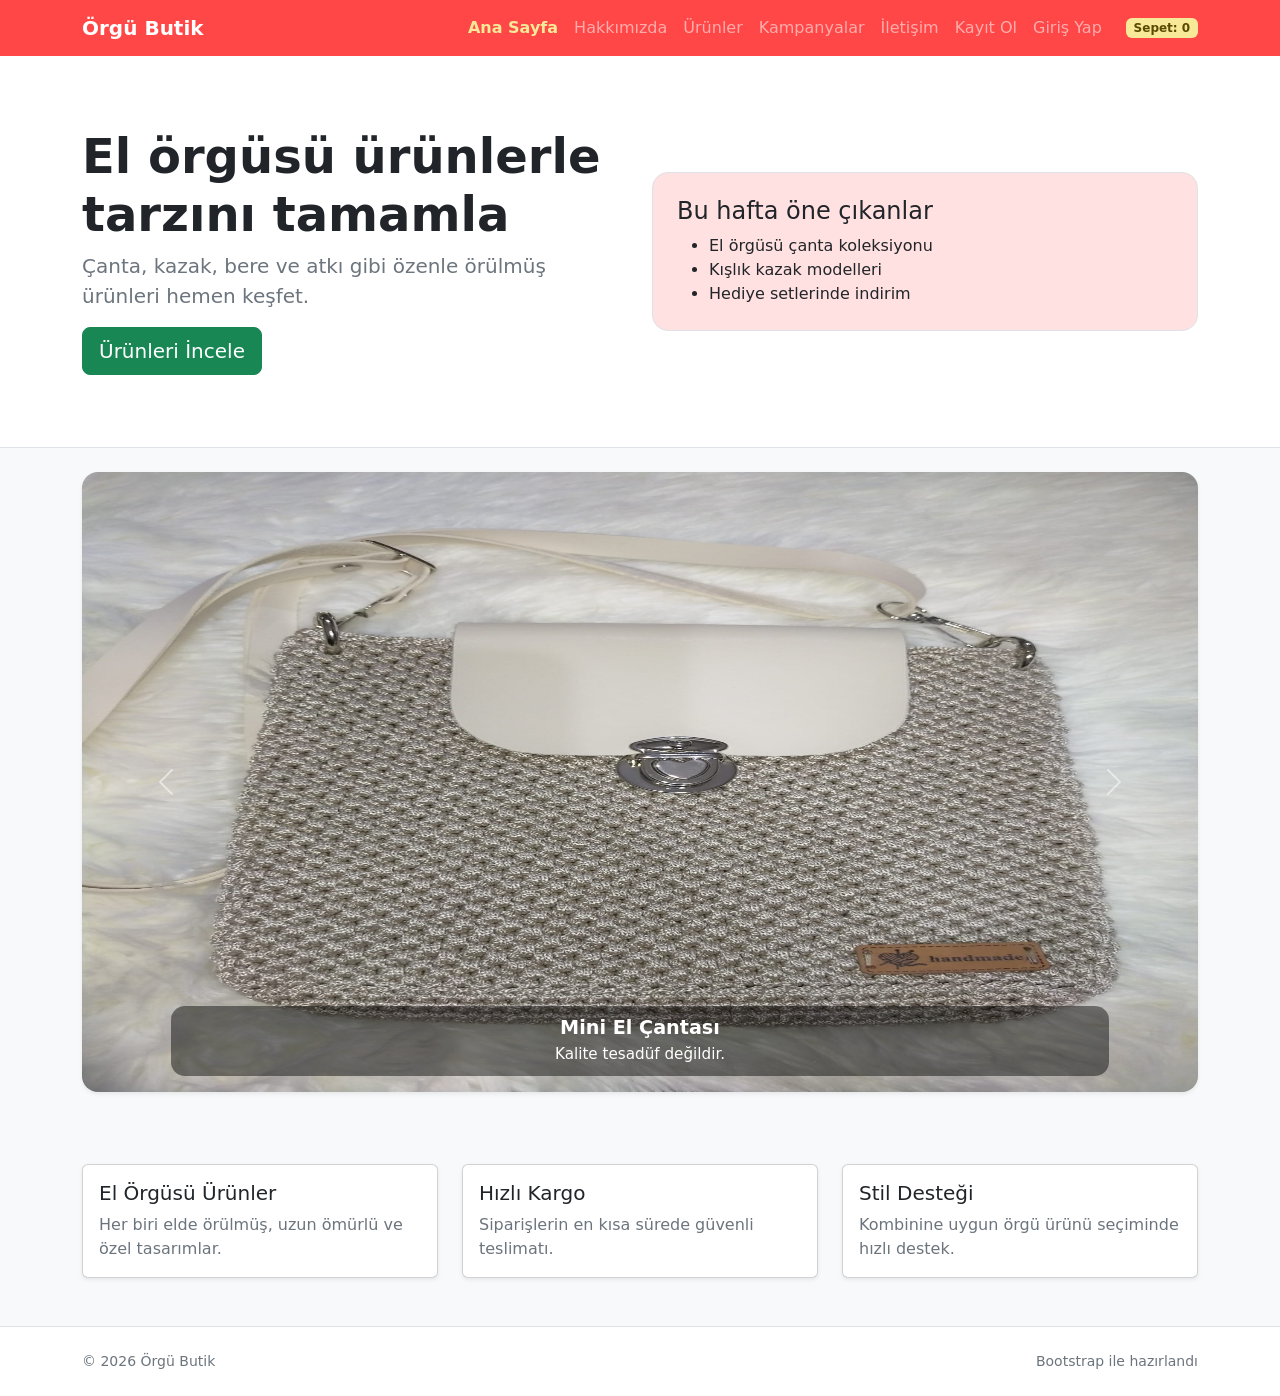
<file: knitting-shop/index.html>
<!doctype html>
<html lang="tr">
<head>
  <meta charset="utf-8" />
  <meta name="viewport" content="width=device-width, initial-scale=1" />
  <title>Örgü Butik | Ana Sayfa</title>
  <link href="https://cdn.jsdelivr.net/npm/bootstrap@5.3.3/dist/css/bootstrap.min.css" rel="stylesheet" />
  <link href="theme.css" rel="stylesheet" />
</head>
<body class="bg-light">
  <nav class="navbar navbar-expand-lg navbar-dark bg-success">
    <div class="container">
      <a class="navbar-brand fw-bold" href="index.html">Örgü Butik</a>
      <button class="navbar-toggler" type="button" data-bs-toggle="collapse" data-bs-target="#mainNav" aria-controls="mainNav" aria-expanded="false" aria-label="Menüyü aç">
        <span class="navbar-toggler-icon"></span>
      </button>
      <div class="collapse navbar-collapse" id="mainNav">
        <ul class="navbar-nav ms-auto mb-2 mb-lg-0">
          <li class="nav-item"><a class="nav-link" data-nav href="index.html">Ana Sayfa</a></li>
          <li class="nav-item"><a class="nav-link" data-nav href="about.html">Hakkımızda</a></li>
          <li class="nav-item"><a class="nav-link" data-nav href="products.html">Ürünler</a></li>
          <li class="nav-item"><a class="nav-link" data-nav href="campaigns.html">Kampanyalar</a></li>
          <li class="nav-item"><a class="nav-link" data-nav href="contact.html">İletişim</a></li>
          <li class="nav-item"><a class="nav-link" data-nav href="register.html">Kayıt Ol</a></li>
          <li class="nav-item"><a class="nav-link" data-nav href="login.html">Giriş Yap</a></li>         
        </ul>
        <a class="badge text-bg-warning ms-lg-3 text-decoration-none" href="cart.html" title="Sepete git">Sepet: <span data-cart-count>0</span></a>
      </div>
    </div>
  </nav>

  <header class="py-5 bg-white border-bottom">
    <div class="container py-4">
      <div class="row align-items-center g-4">
        <div class="col-lg-6">
          <h1 class="display-5 fw-bold">El örgüsü ürünlerle tarzını tamamla</h1>
          <p class="lead text-secondary">Çanta, kazak, bere ve atkı gibi özenle örülmüş ürünleri hemen keşfet.</p>
          <a class="btn btn-success btn-lg" href="products.html">Ürünleri İncele</a>
        </div>
        <div class="col-lg-6">
          <div class="p-4 rounded-4 bg-success-subtle border">
            <h2 class="h4">Bu hafta öne çıkanlar</h2>
            <ul class="mb-0">
              <li>El örgüsü çanta koleksiyonu</li>
              <li>Kışlık kazak modelleri</li>
              <li>Hediye setlerinde indirim</li>
            </ul>
          </div>
        </div>
      </div>
    </div>
  </header>

  <section class="container py-4">
    <div id="homeProductSlider" class="carousel slide rounded-4 overflow-hidden shadow-sm" data-bs-ride="carousel">

      <div class="carousel-inner">
        <div class="carousel-item active">
          <img src="img/urun-1.jpg" class="d-block w-100 home-slide-image" alt="Mini El çantası" />
          <div class="carousel-caption home-slide-caption">
            <h2>Mini El Çantası</h2>
            <p>Kalite tesadüf değildir.</p>
          </div>
        </div>

        <div class="carousel-item">
          <img src="img/urun-2.jpg" class="d-block w-100 home-slide-image" alt="Vintage Omuz Çantası" />
          <div class="carousel-caption home-slide-caption">
            <h2>Vintage Omuz Çantası</h2>
            <p>Zarafet elde örülen detaylarda saklıdır.</p>
          </div>
        </div>

        <div class="carousel-item">
          <img src="img/urun-3.jpg" class="d-block w-100 home-slide-image" alt="Siyah Tüllü Çanta" />
          <div class="carousel-caption home-slide-caption">
            <h2>Siyah Tüllü Çanta</h2>
            <p>Tarzın sıcak hali burada.</p>
          </div>
        </div>
      </div>

      <button class="carousel-control-prev" type="button" data-bs-target="#homeProductSlider" data-bs-slide="prev">
        <span class="carousel-control-prev-icon" aria-hidden="true"></span>
        <span class="visually-hidden">Önceki</span>
      </button>
      <button class="carousel-control-next" type="button" data-bs-target="#homeProductSlider" data-bs-slide="next">
        <span class="carousel-control-next-icon" aria-hidden="true"></span>
        <span class="visually-hidden">Sonraki</span>
      </button>
    </div>
  </section>

  <main class="container py-5">
    <div class="row g-4">
      <div class="col-md-4">
        <div class="card h-100 shadow-sm">
          <div class="card-body">
            <h3 class="h5">El Örgüsü Ürünler</h3>
            <p class="text-secondary mb-0">Her biri elde örülmüş, uzun ömürlü ve özel tasarımlar.</p>
          </div>
        </div>
      </div>
      <div class="col-md-4">
        <div class="card h-100 shadow-sm">
          <div class="card-body">
            <h3 class="h5">Hızlı Kargo</h3>
            <p class="text-secondary mb-0">Siparişlerin en kısa sürede güvenli teslimatı.</p>
          </div>
        </div>
      </div>
      <div class="col-md-4">
        <div class="card h-100 shadow-sm">
          <div class="card-body">
            <h3 class="h5">Stil Desteği</h3>
            <p class="text-secondary mb-0">Kombinine uygun örgü ürünü seçiminde hızlı destek.</p>
          </div>
        </div>
      </div>
    </div>
  </main>

  <footer class="py-4 border-top bg-white">
    <div class="container d-flex justify-content-between flex-wrap gap-2">
      <small class="text-secondary">&copy; <span data-year></span> Örgü Butik</small>
      <small class="text-secondary">Bootstrap ile hazırlandı</small>
    </div>
  </footer>

  <script src="https://cdn.jsdelivr.net/npm/bootstrap@5.3.3/dist/js/bootstrap.bundle.min.js"></script>
  <script src="cart.js"></script>
</body>
</html>
</file>
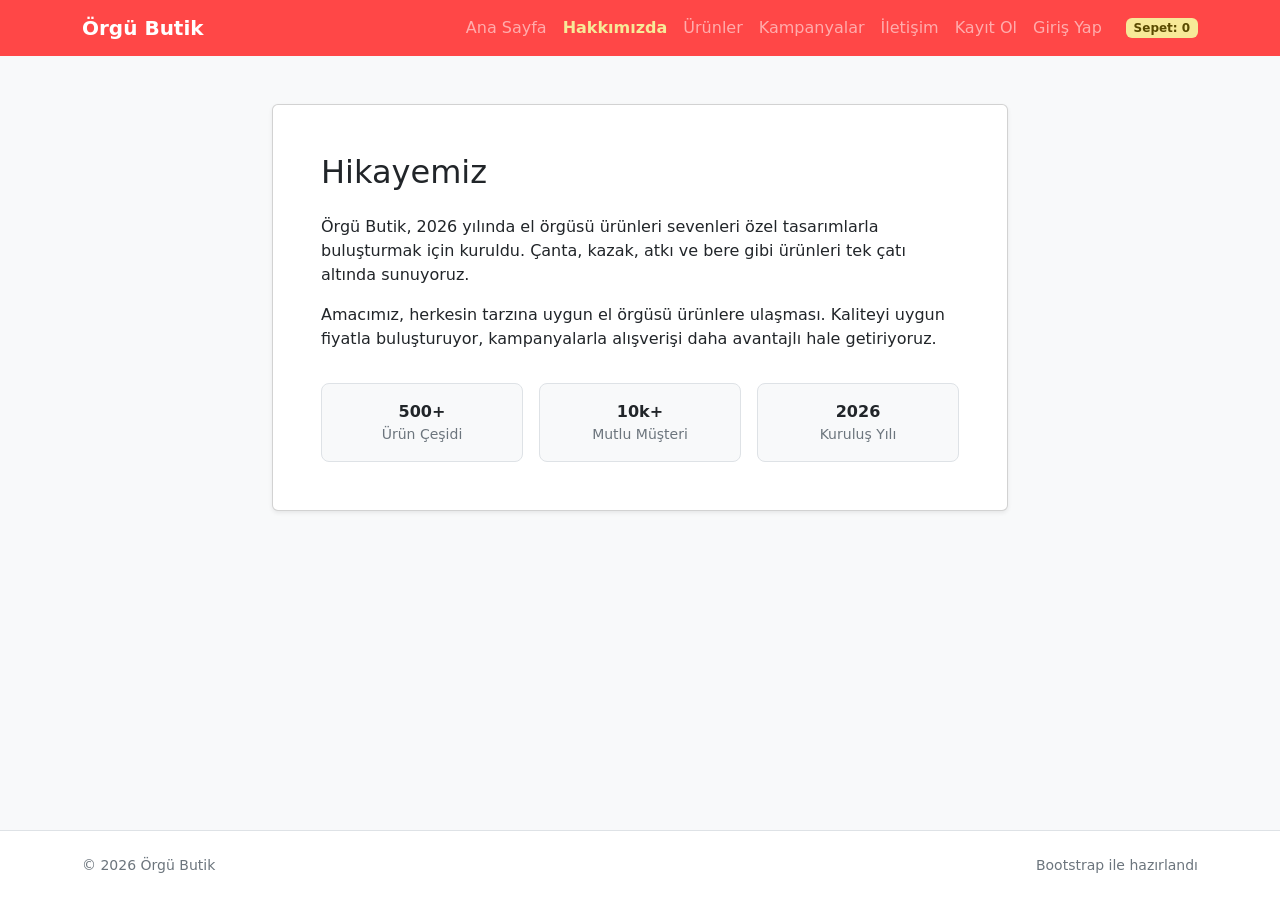
<file: knitting-shop/about.html>
﻿<!doctype html>
<html lang="tr">
<head>
  <meta charset="utf-8" />
  <meta name="viewport" content="width=device-width, initial-scale=1" />
  <title>Örgü Butik | Hakkımızda</title>
  <link href="https://cdn.jsdelivr.net/npm/bootstrap@5.3.3/dist/css/bootstrap.min.css" rel="stylesheet" />
  <link href="theme.css" rel="stylesheet" />
</head>
<body class="bg-light">
  <nav class="navbar navbar-expand-lg navbar-dark bg-success">
    <div class="container">
      <a class="navbar-brand fw-bold" href="index.html">Örgü Butik</a>
      <button class="navbar-toggler" type="button" data-bs-toggle="collapse" data-bs-target="#mainNav" aria-controls="mainNav" aria-expanded="false" aria-label="Menüyü aç">
        <span class="navbar-toggler-icon"></span>
      </button>
      <div class="collapse navbar-collapse" id="mainNav">
        <ul class="navbar-nav ms-auto mb-2 mb-lg-0">
          <li class="nav-item"><a class="nav-link" data-nav href="index.html">Ana Sayfa</a></li>
          <li class="nav-item"><a class="nav-link" data-nav href="about.html">Hakkımızda</a></li>
          <li class="nav-item"><a class="nav-link" data-nav href="products.html">Ürünler</a></li>
          <li class="nav-item"><a class="nav-link" data-nav href="campaigns.html">Kampanyalar</a></li>
          <li class="nav-item"><a class="nav-link" data-nav href="contact.html">İletişim</a></li>
          <li class="nav-item"><a class="nav-link" data-nav href="register.html">Kayıt Ol</a></li>
          <li class="nav-item"><a class="nav-link" data-nav href="login.html">Giriş Yap</a></li>
        </ul>
        <a class="badge text-bg-warning ms-lg-3 text-decoration-none" href="cart.html" title="Sepete git">Sepet: <span data-cart-count>0</span></a>
      </div>
    </div>
  </nav>

  <main class="container py-5">
    <div class="row justify-content-center">
      <div class="col-lg-8">
        <div class="card shadow-sm">
          <div class="card-body p-4 p-md-5">
            <h1 class="h2 mb-4">Hikayemiz</h1>
            <p>Örgü Butik, 2026 yılında el örgüsü ürünleri sevenleri özel tasarımlarla buluşturmak için kuruldu. Çanta, kazak, atkı ve bere gibi ürünleri tek çatı altında sunuyoruz.</p>
            <p>Amacımız, herkesin tarzına uygun el örgüsü ürünlere ulaşması. Kaliteyi uygun fiyatla buluşturuyor, kampanyalarla alışverişi daha avantajlı hale getiriyoruz.</p>
            <div class="row g-3 mt-2">
              <div class="col-md-4">
                <div class="p-3 border rounded-3 text-center bg-light">
                  <strong>500+</strong>
                  <div class="small text-secondary">Ürün Çeşidi</div>
                </div>
              </div>
              <div class="col-md-4">
                <div class="p-3 border rounded-3 text-center bg-light">
                  <strong>10k+</strong>
                  <div class="small text-secondary">Mutlu Müşteri</div>
                </div>
              </div>
              <div class="col-md-4">
                <div class="p-3 border rounded-3 text-center bg-light">
                  <strong>2026</strong>
                  <div class="small text-secondary">Kuruluş Yılı</div>
                </div>
              </div>
            </div>
          </div>
        </div>
      </div>
    </div>
  </main>

  <footer class="py-4 border-top bg-white">
    <div class="container d-flex justify-content-between flex-wrap gap-2">
      <small class="text-secondary">&copy; <span data-year></span> Örgü Butik</small>
      <small class="text-secondary">Bootstrap ile hazırlandı</small>
    </div>
  </footer>

  <script src="https://cdn.jsdelivr.net/npm/bootstrap@5.3.3/dist/js/bootstrap.bundle.min.js"></script>
  <script src="cart.js"></script>
</body>
</html>
</file>
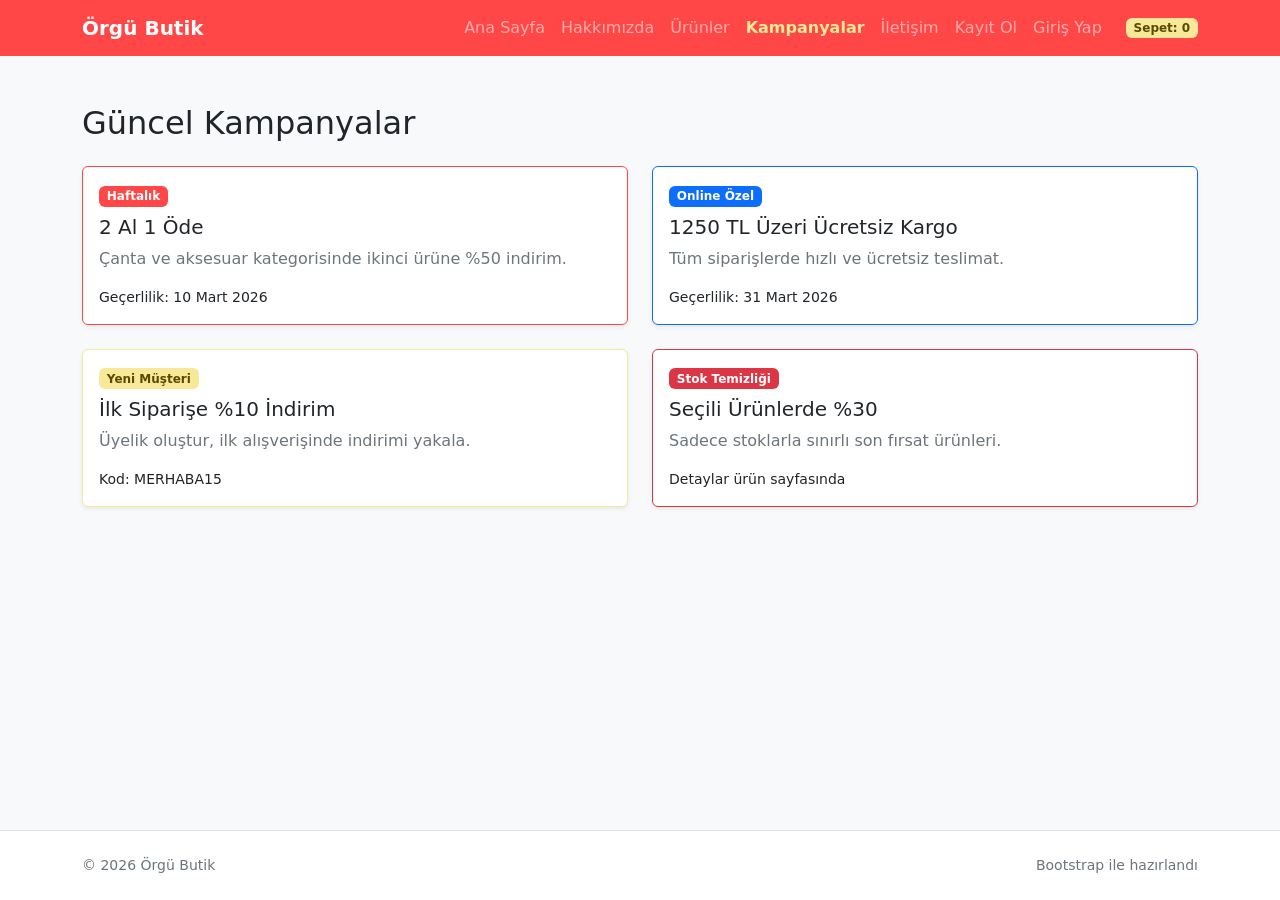
<file: knitting-shop/campaigns.html>
﻿<!doctype html>
<html lang="tr">
<head>
  <meta charset="utf-8" />
  <meta name="viewport" content="width=device-width, initial-scale=1" />
  <title>Örgü Butik | Kampanyalar</title>
  <link href="https://cdn.jsdelivr.net/npm/bootstrap@5.3.3/dist/css/bootstrap.min.css" rel="stylesheet" />
  <link href="theme.css" rel="stylesheet" />
</head>
<body class="bg-light">
  <nav class="navbar navbar-expand-lg navbar-dark bg-success">
    <div class="container">
      <a class="navbar-brand fw-bold" href="index.html">Örgü Butik</a>
      <button class="navbar-toggler" type="button" data-bs-toggle="collapse" data-bs-target="#mainNav" aria-controls="mainNav" aria-expanded="false" aria-label="Menüyü aç">
        <span class="navbar-toggler-icon"></span>
      </button>
      <div class="collapse navbar-collapse" id="mainNav">
        <ul class="navbar-nav ms-auto mb-2 mb-lg-0">
          <li class="nav-item"><a class="nav-link" data-nav href="index.html">Ana Sayfa</a></li>
          <li class="nav-item"><a class="nav-link" data-nav href="about.html">Hakkımızda</a></li>
          <li class="nav-item"><a class="nav-link" data-nav href="products.html">Ürünler</a></li>
          <li class="nav-item"><a class="nav-link" data-nav href="campaigns.html">Kampanyalar</a></li>
          <li class="nav-item"><a class="nav-link" data-nav href="contact.html">İletişim</a></li>
          <li class="nav-item"><a class="nav-link" data-nav href="register.html">Kayıt Ol</a></li>
          <li class="nav-item"><a class="nav-link" data-nav href="login.html">Giriş Yap</a></li>
        </ul>
        <a class="badge text-bg-warning ms-lg-3 text-decoration-none" href="cart.html" title="Sepete git">Sepet: <span data-cart-count>0</span></a>
      </div>
    </div>
  </nav>

  <main class="container py-5">
    <h1 class="h2 mb-4">Güncel Kampanyalar</h1>
    <div class="row g-4">
      <div class="col-md-6">
        <div class="card border-success h-100 shadow-sm">
          <div class="card-body">
            <span class="badge text-bg-success mb-2">Haftalık</span>
            <h2 class="h5">2 Al 1 Öde</h2>
            <p class="text-secondary">Çanta ve aksesuar kategorisinde ikinci ürüne %50 indirim.</p>
            <p class="small mb-0">Geçerlilik: 10 Mart 2026</p>
          </div>
        </div>
      </div>
      <div class="col-md-6">
        <div class="card border-primary h-100 shadow-sm">
          <div class="card-body">
            <span class="badge text-bg-primary mb-2">Online Özel</span>
            <h2 class="h5">1250 TL Üzeri Ücretsiz Kargo</h2>
            <p class="text-secondary">Tüm siparişlerde hızlı ve ücretsiz teslimat.</p>
            <p class="small mb-0">Geçerlilik: 31 Mart 2026</p>
          </div>
        </div>
      </div>
      <div class="col-md-6">
        <div class="card border-warning h-100 shadow-sm">
          <div class="card-body">
            <span class="badge text-bg-warning mb-2">Yeni Müşteri</span>
            <h2 class="h5">İlk Siparişe %10 İndirim</h2>
            <p class="text-secondary">Üyelik oluştur, ilk alışverişinde indirimi yakala.</p>
            <p class="small mb-0">Kod: MERHABA15</p>
          </div>
        </div>
      </div>
      <div class="col-md-6">
        <div class="card border-danger h-100 shadow-sm">
          <div class="card-body">
            <span class="badge text-bg-danger mb-2">Stok Temizliği</span>
            <h2 class="h5">Seçili Ürünlerde %30</h2>
            <p class="text-secondary">Sadece stoklarla sınırlı son fırsat ürünleri.</p>
            <p class="small mb-0">Detaylar ürün sayfasında</p>
          </div>
        </div>
      </div>
    </div>
  </main>

  <footer class="py-4 border-top bg-white">
    <div class="container d-flex justify-content-between flex-wrap gap-2">
      <small class="text-secondary">&copy; <span data-year></span> Örgü Butik</small>
      <small class="text-secondary">Bootstrap ile hazırlandı</small>
    </div>
  </footer>

  <script src="https://cdn.jsdelivr.net/npm/bootstrap@5.3.3/dist/js/bootstrap.bundle.min.js"></script>
  <script src="cart.js"></script>
</body>
</html>
</file>
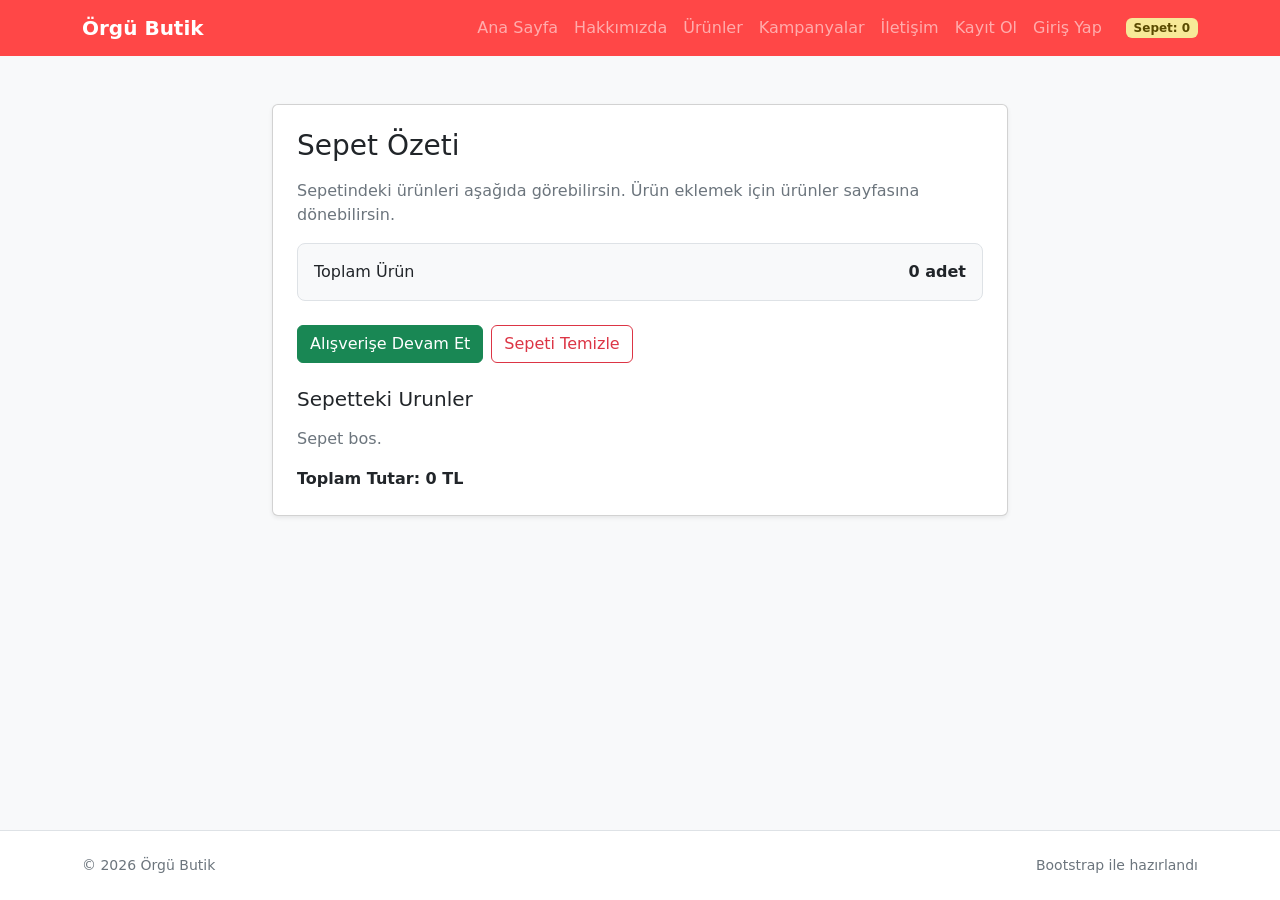
<file: knitting-shop/cart.html>
﻿<!doctype html>
<html lang="tr">
<head>
  <meta charset="utf-8" />
  <meta name="viewport" content="width=device-width, initial-scale=1" />
  <title>Örgü Butik | Sepet</title>
  <link href="https://cdn.jsdelivr.net/npm/bootstrap@5.3.3/dist/css/bootstrap.min.css" rel="stylesheet" />
  <link href="theme.css" rel="stylesheet" />
</head>
<body class="bg-light">
  <nav class="navbar navbar-expand-lg navbar-dark bg-success">
    <div class="container">
      <a class="navbar-brand fw-bold" href="index.html">Örgü Butik</a>
      <button class="navbar-toggler" type="button" data-bs-toggle="collapse" data-bs-target="#mainNav" aria-controls="mainNav" aria-expanded="false" aria-label="Menüyü aç">
        <span class="navbar-toggler-icon"></span>
      </button>
      <div class="collapse navbar-collapse" id="mainNav">
        <ul class="navbar-nav ms-auto mb-2 mb-lg-0">
          <li class="nav-item"><a class="nav-link" data-nav href="index.html">Ana Sayfa</a></li>
          <li class="nav-item"><a class="nav-link" data-nav href="about.html">Hakkımızda</a></li>
          <li class="nav-item"><a class="nav-link" data-nav href="products.html">Ürünler</a></li>
          <li class="nav-item"><a class="nav-link" data-nav href="campaigns.html">Kampanyalar</a></li>
          <li class="nav-item"><a class="nav-link" data-nav href="contact.html">İletişim</a></li>
          <li class="nav-item"><a class="nav-link" data-nav href="register.html">Kayıt Ol</a></li>
          <li class="nav-item"><a class="nav-link" data-nav href="login.html">Giriş Yap</a></li>
        </ul>
        <a class="badge text-bg-warning ms-lg-3 text-decoration-none" href="cart.html" title="Sepete git">Sepet: <span data-cart-count>0</span></a>
      </div>
    </div>
  </nav>

  <main class="container py-5">
    <div class="row justify-content-center">
      <div class="col-lg-8">
        <div class="card shadow-sm">
          <div class="card-body p-4">
            <h1 class="h3 mb-3">Sepet Özeti</h1>
            <p class="text-secondary">Sepetindeki ürünleri aşağıda görebilirsin. Ürün eklemek için ürünler sayfasına dönebilirsin.</p>
            <div class="d-flex justify-content-between align-items-center border rounded-3 p-3 bg-light">
              <span>Toplam Ürün</span>
              <strong><span data-cart-count>0</span> adet</strong>
            </div>
            <div class="d-flex gap-2 mt-4">
              <a href="products.html" class="btn btn-success">Alışverişe Devam Et</a>
              <button id="clearCart" type="button" class="btn btn-outline-danger">Sepeti Temizle</button>
            </div>
            <div id="cartStatus" class="mt-3" hidden></div>
          </div>
        </div>
      </div>
    </div>
  </main>

  <footer class="py-4 border-top bg-white">
    <div class="container d-flex justify-content-between flex-wrap gap-2">
      <small class="text-secondary">&copy; <span data-year></span> Örgü Butik</small>
      <small class="text-secondary">Bootstrap ile hazırlandı</small>
    </div>
  </footer>

  <script src="https://cdn.jsdelivr.net/npm/bootstrap@5.3.3/dist/js/bootstrap.bundle.min.js"></script>
  <script src="cart.js"></script>
</body>
</html>
</file>
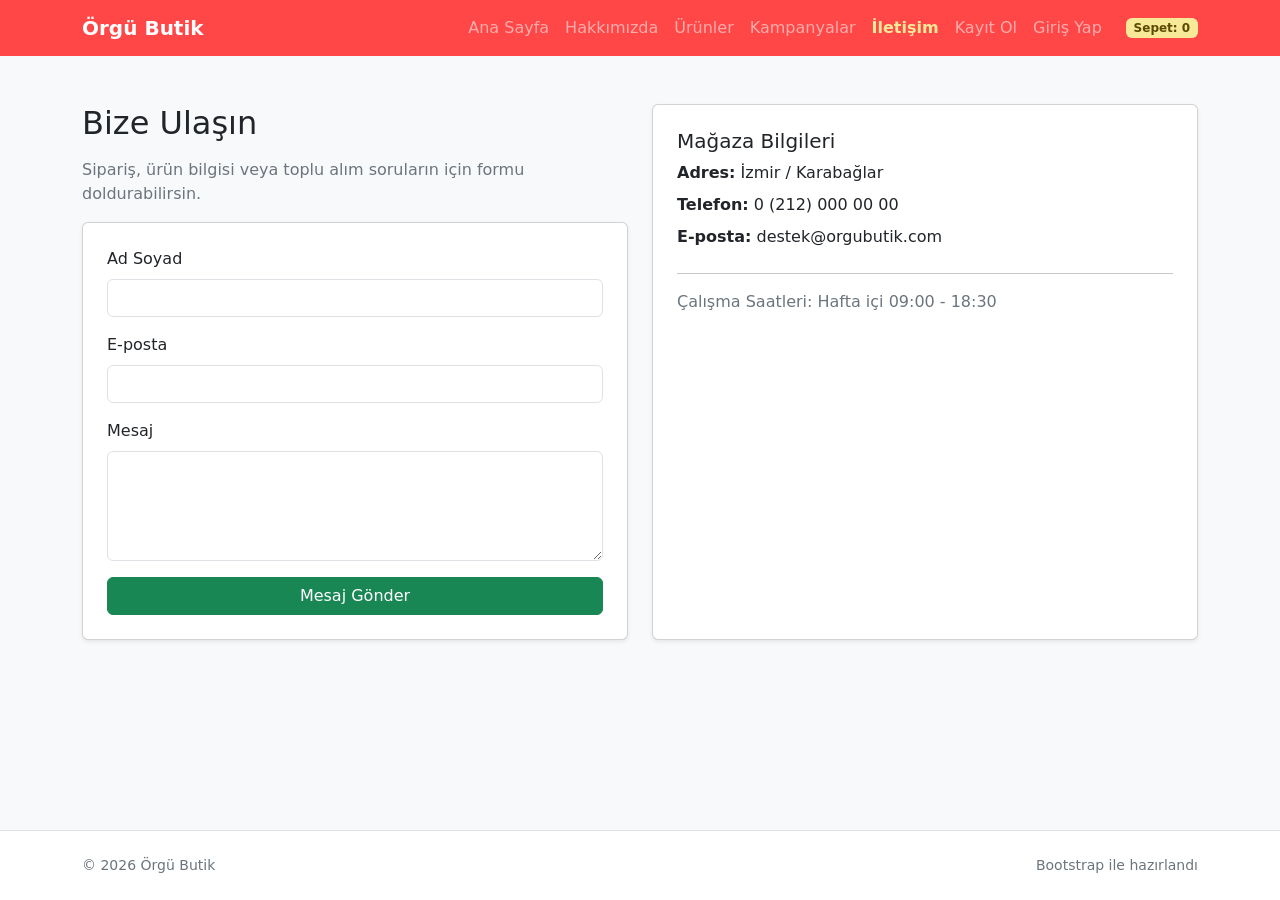
<file: knitting-shop/contact.html>
﻿<!doctype html>
<html lang="tr">
<head>
  <meta charset="utf-8" />
  <meta name="viewport" content="width=device-width, initial-scale=1" />
  <title>Örgü Butik | İletişim</title>
  <link href="https://cdn.jsdelivr.net/npm/bootstrap@5.3.3/dist/css/bootstrap.min.css" rel="stylesheet" />
  <link href="theme.css" rel="stylesheet" />
</head>
<body class="bg-light">
  <nav class="navbar navbar-expand-lg navbar-dark bg-success">
    <div class="container">
      <a class="navbar-brand fw-bold" href="index.html">Örgü Butik</a>
      <button class="navbar-toggler" type="button" data-bs-toggle="collapse" data-bs-target="#mainNav" aria-controls="mainNav" aria-expanded="false" aria-label="Menüyü aç">
        <span class="navbar-toggler-icon"></span>
      </button>
      <div class="collapse navbar-collapse" id="mainNav">
        <ul class="navbar-nav ms-auto mb-2 mb-lg-0">
          <li class="nav-item"><a class="nav-link" data-nav href="index.html">Ana Sayfa</a></li>
          <li class="nav-item"><a class="nav-link" data-nav href="about.html">Hakkımızda</a></li>
          <li class="nav-item"><a class="nav-link" data-nav href="products.html">Ürünler</a></li>
          <li class="nav-item"><a class="nav-link" data-nav href="campaigns.html">Kampanyalar</a></li>
          <li class="nav-item"><a class="nav-link" data-nav href="contact.html">İletişim</a></li>
          <li class="nav-item"><a class="nav-link" data-nav href="register.html">Kayıt Ol</a></li>
          <li class="nav-item"><a class="nav-link" data-nav href="login.html">Giriş Yap</a></li>
        </ul>
        <a class="badge text-bg-warning ms-lg-3 text-decoration-none" href="cart.html" title="Sepete git">Sepet: <span data-cart-count>0</span></a>
      </div>
    </div>
  </nav>

  <main class="container py-5">
    <div class="row g-4">
      <div class="col-lg-6">
        <h1 class="h2 mb-3">Bize Ulaşın</h1>
        <p class="text-secondary">Sipariş, ürün bilgisi veya toplu alım soruların için formu doldurabilirsin.</p>
        <form id="contactForm" class="card shadow-sm p-4">
          <div class="mb-3">
            <label for="name" class="form-label">Ad Soyad</label>
            <input id="name" class="form-control" type="text" required />
          </div>
          <div class="mb-3">
            <label for="email" class="form-label">E-posta</label>
            <input id="email" class="form-control" type="email" required />
          </div>
          <div class="mb-3">
            <label for="message" class="form-label">Mesaj</label>
            <textarea id="message" class="form-control" rows="4" required></textarea>
          </div>
          <button type="submit" class="btn btn-success">Mesaj Gönder</button>
          <div id="formStatus" class="mt-3" hidden></div>
        </form>
      </div>
      <div class="col-lg-6">
        <div class="card shadow-sm h-100 p-4">
          <h2 class="h5">Mağaza Bilgileri</h2>
          <p class="mb-2"><strong>Adres:</strong> İzmir / Karabağlar</p>
          <p class="mb-2"><strong>Telefon:</strong> 0 (212) 000 00 00</p>
          <p class="mb-2"><strong>E-posta:</strong> destek@orgubutik.com</p>
          <hr />
          <p class="mb-0 text-secondary">Çalışma Saatleri: Hafta içi 09:00 - 18:30</p>
        </div>
      </div>
    </div>
  </main>

  <footer class="py-4 border-top bg-white">
    <div class="container d-flex justify-content-between flex-wrap gap-2">
      <small class="text-secondary">&copy; <span data-year></span> Örgü Butik</small>
      <small class="text-secondary">Bootstrap ile hazırlandı</small>
    </div>
  </footer>

  <script src="https://cdn.jsdelivr.net/npm/bootstrap@5.3.3/dist/js/bootstrap.bundle.min.js"></script>
  <script src="cart.js"></script>
</body>
</html>
</file>
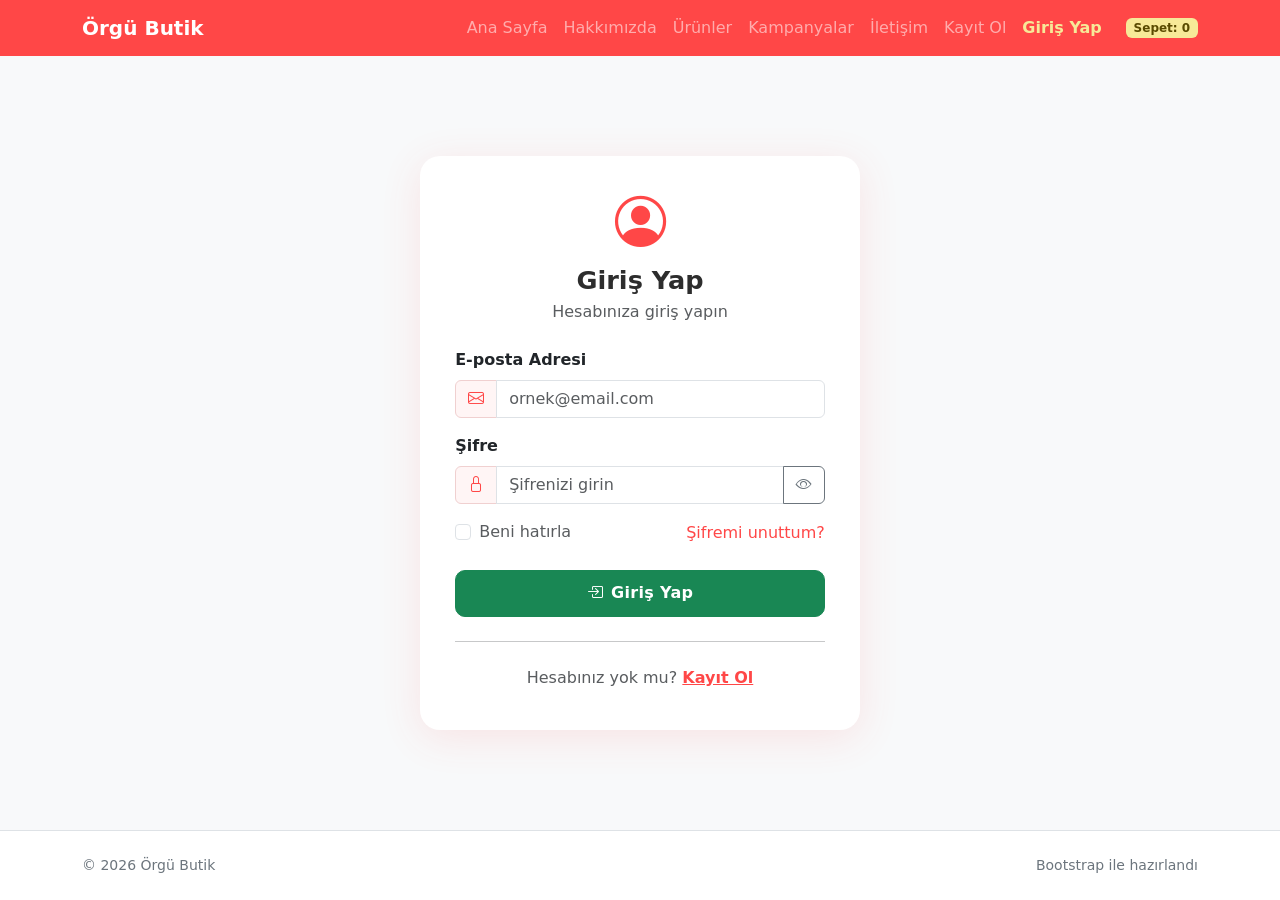
<file: knitting-shop/dashboard.html>
<!DOCTYPE html>
<html lang="tr">

<head>
  <meta charset="UTF-8">
  <meta name="viewport" content="width=device-width, initial-scale=1.0">
  <title>Örgü Butik | Hesabım</title>
  <link href="https://cdn.jsdelivr.net/npm/bootstrap@5.3.3/dist/css/bootstrap.min.css" rel="stylesheet" />
  <link href="https://cdn.jsdelivr.net/npm/bootstrap-icons@1.11.3/font/bootstrap-icons.min.css" rel="stylesheet" />
  <link href="theme.css" rel="stylesheet" />
</head>

<body class="bg-light">
  <nav class="navbar navbar-expand-lg navbar-dark bg-success">
    <div class="container">
      <a class="navbar-brand fw-bold" href="index.html">Örgü Butik</a>
      <button class="navbar-toggler" type="button" data-bs-toggle="collapse" data-bs-target="#mainNav"
        aria-controls="mainNav" aria-expanded="false" aria-label="Menüyü aç">
        <span class="navbar-toggler-icon"></span>
      </button>
      <div class="collapse navbar-collapse" id="mainNav">
        <ul class="navbar-nav ms-auto mb-2 mb-lg-0">
          <li class="nav-item"><a class="nav-link" data-nav href="index.html">Ana Sayfa</a></li>
          <li class="nav-item"><a class="nav-link" data-nav href="about.html">Hakkımızda</a></li>
          <li class="nav-item"><a class="nav-link" data-nav href="products.html">Ürünler</a></li>
          <li class="nav-item"><a class="nav-link" data-nav href="campaigns.html">Kampanyalar</a></li>
          <li class="nav-item"><a class="nav-link" data-nav href="contact.html">İletişim</a></li>
          <li class="nav-item"><a class="nav-link active" data-nav data-nav-account href="dashboard.html">Hesabım</a></li>
        </ul>
        <a class="badge text-bg-warning ms-lg-3 text-decoration-none" href="cart.html" title="Sepete git">Sepet: <span
            data-cart-count>0</span></a>
      </div>
    </div>
  </nav>


  <main class="container py-5">
    <div class="dash-welcome mb-4">
      <div class="d-flex align-items-center gap-3">
        <div class="dash-avatar">
          <i class="bi bi-person-fill"></i>
        </div>
        <div>
          <h1 class="h4 mb-0 fw-bold">Merhaba, <span id="dashName">Kullanıcı</span>! 👋</h1>
          <small class="text-muted" id="dashEmail">—</small>
        </div>
        <button class="btn btn-outline-danger btn-sm ms-auto" id="logoutBtn">
          <i class="bi bi-box-arrow-right me-1"></i>Çıkış Yap
        </button>
      </div>
    </div>
    <div class="row g-3 mb-4">
      <div class="col-6 col-lg-3">
        <div class="dash-stat-card">
          <div class="dash-stat-icon" style="background:#fff0f0;color:#FF4747">
            <i class="bi bi-bag-heart"></i>
          </div>
          <div class="dash-stat-value" id="statOrders">0</div>
          <div class="dash-stat-label">Toplam Sipariş</div>
        </div>
      </div>
      <div class="col-6 col-lg-3">
        <div class="dash-stat-card">
          <div class="dash-stat-icon" style="background:#fff8e0;color:#e6a800">
            <i class="bi bi-cart3"></i>
          </div>
          <div class="dash-stat-value" id="statCart">0</div>
          <div class="dash-stat-label">Sepetteki Ürün</div>
        </div>
      </div>
      <div class="col-6 col-lg-3">
        <div class="dash-stat-card">
          <div class="dash-stat-icon" style="background:#f0fff4;color:#198754">
            <i class="bi bi-heart"></i>
          </div>
          <div class="dash-stat-value">—</div>
          <div class="dash-stat-label">Favoriler</div>
        </div>
      </div>
      <div class="col-6 col-lg-3">
        <div class="dash-stat-card">
          <div class="dash-stat-icon" style="background:#f0f4ff;color:#6610f2">
            <i class="bi bi-star"></i>
          </div>
          <div class="dash-stat-value">—</div>
          <div class="dash-stat-label">Değerlendirme</div>
        </div>
      </div>
    </div>

    <div class="row g-3">

      <div class="col-lg-6">
        <div class="dash-panel">
          <h2 class="dash-panel-title"><i class="bi bi-lightning-charge me-2"></i>Hızlı Erişim</h2>
          <div class="list-group list-group-flush">
            <a href="products.html" class="list-group-item list-group-item-action d-flex align-items-center gap-2">
              <i class="bi bi-grid text-danger"></i> Ürünlere Göz At
            </a>
            <a href="campaigns.html" class="list-group-item list-group-item-action d-flex align-items-center gap-2">
              <i class="bi bi-tag text-warning"></i> Kampanyalar
            </a>
            <a href="cart.html" class="list-group-item list-group-item-action d-flex align-items-center gap-2">
              <i class="bi bi-cart text-success"></i> Sepetim
            </a>
            <a href="contact.html" class="list-group-item list-group-item-action d-flex align-items-center gap-2">
              <i class="bi bi-chat-dots text-primary"></i> Bize Ulaşın
            </a>
          </div>
        </div>
      </div>


      <div class="col-lg-6">
        <div class="dash-panel">
          <h2 class="dash-panel-title"><i class="bi bi-person-lines-fill me-2"></i>Hesap Bilgileri</h2>
          <ul class="list-unstyled mb-0">
            <li class="dash-info-row">
              <span class="dash-info-label"><i class="bi bi-person me-2"></i>Ad Soyad</span>
              <span id="infoName" class="dash-info-val">—</span>
            </li>
            <li class="dash-info-row">
              <span class="dash-info-label"><i class="bi bi-envelope me-2"></i>E-posta</span>
              <span id="infoEmail" class="dash-info-val">—</span>
            </li>
            <li class="dash-info-row">
              <span class="dash-info-label"><i class="bi bi-calendar me-2"></i>Kayıt Tarihi</span>
              <span class="dash-info-val" id="infoDate">—</span>
            </li>
          </ul>
        </div>
      </div>
    </div>

  </main>


  <footer class="py-4 border-top bg-white">
    <div class="container d-flex justify-content-between flex-wrap gap-2">
      <small class="text-secondary">&copy; <span data-year></span> Örgü Butik</small>
      <small class="text-secondary">Bootstrap ile hazırlandı</small>
    </div>
  </footer>

  <script src="https://cdn.jsdelivr.net/npm/bootstrap@5.3.3/dist/js/bootstrap.bundle.min.js"></script>
  <script src="cart.js"></script>
  <script>

    document.querySelectorAll('[data-year]').forEach(el => el.textContent = new Date().getFullYear());


    const user = JSON.parse(localStorage.getItem('orgu_loggedIn') || 'null');
    if (!user) {
      window.location.href = 'login.html';
    } else {

      document.getElementById('dashName').textContent = user.name || 'Kullanıcı';
      document.getElementById('dashEmail').textContent = user.email || '';

      document.getElementById('infoName').textContent = user.name || '—';
      document.getElementById('infoEmail').textContent = user.email || '—';
      document.getElementById('infoDate').textContent = new Date().toLocaleDateString('tr-TR');
    }


    const cart = JSON.parse(localStorage.getItem('orguButikCart') || '[]');
    const cartCount = cart.reduce((s, i) => s + (i.quantity || 1), 0);
    document.getElementById('statCart').textContent = cartCount;
    document.querySelectorAll('[data-cart-count]').forEach(el => el.textContent = cartCount);


    document.getElementById('logoutBtn').addEventListener('click', () => {
      localStorage.removeItem('orgu_loggedIn');
      window.location.href = 'login.html';
    });
  </script>
</body>

</html>
</file>
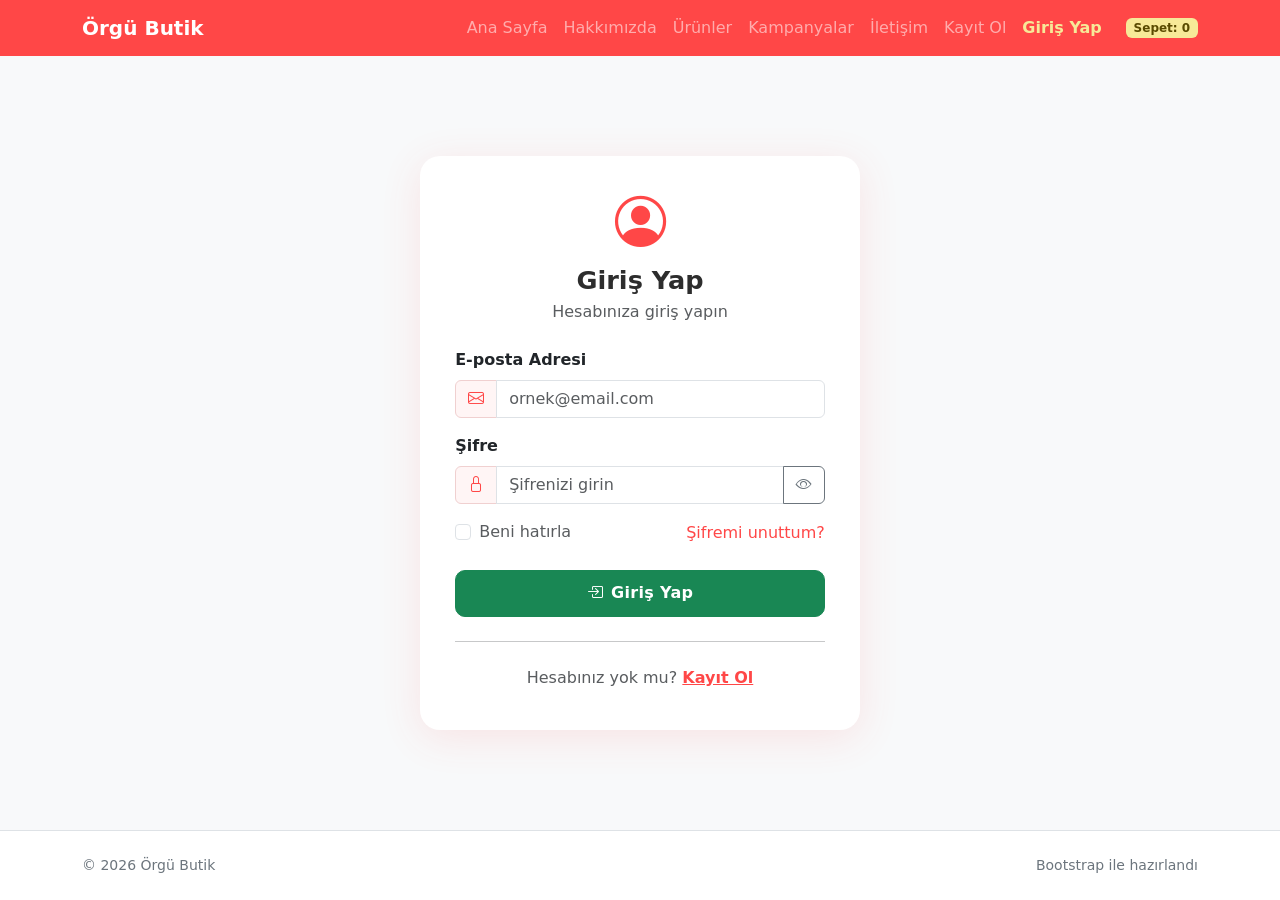
<file: knitting-shop/login.html>
<!DOCTYPE html>
<html lang="tr">

<head>
  <meta charset="UTF-8">
  <meta name="viewport" content="width=device-width, initial-scale=1.0">
  <title>Örgü Butik | Giriş Yap</title>
  <link href="https://cdn.jsdelivr.net/npm/bootstrap@5.3.3/dist/css/bootstrap.min.css" rel="stylesheet" />
  <link href="https://cdn.jsdelivr.net/npm/bootstrap-icons@1.11.3/font/bootstrap-icons.min.css" rel="stylesheet" />
  <link href="theme.css" rel="stylesheet" />
</head>

<body class="bg-light">


  <nav class="navbar navbar-expand-lg navbar-dark bg-success">
    <div class="container">
      <a class="navbar-brand fw-bold" href="index.html">Örgü Butik</a>
      <button class="navbar-toggler" type="button" data-bs-toggle="collapse" data-bs-target="#mainNav"
        aria-controls="mainNav" aria-expanded="false" aria-label="Menüyü aç">
        <span class="navbar-toggler-icon"></span>
      </button>
      <div class="collapse navbar-collapse" id="mainNav">
        <ul class="navbar-nav ms-auto mb-2 mb-lg-0">
          <li class="nav-item"><a class="nav-link" data-nav href="index.html">Ana Sayfa</a></li>
          <li class="nav-item"><a class="nav-link" data-nav href="about.html">Hakkımızda</a></li>
          <li class="nav-item"><a class="nav-link" data-nav href="products.html">Ürünler</a></li>
          <li class="nav-item"><a class="nav-link" data-nav href="campaigns.html">Kampanyalar</a></li>
          <li class="nav-item"><a class="nav-link" data-nav href="contact.html">İletişim</a></li>
          <li class="nav-item"><a class="nav-link" data-nav href="register.html">Kayıt Ol</a></li>
          <li class="nav-item"><a class="nav-link active" data-nav href="login.html">Giriş Yap</a></li>
        </ul>
        <a class="badge text-bg-warning ms-lg-3 text-decoration-none" href="cart.html" title="Sepete git">Sepet: <span
            data-cart-count>0</span></a>
      </div>
    </div>
  </nav>


  <main class="d-flex align-items-center justify-content-center py-5">
    <div class="auth-card">
      <div class="text-center mb-4">
        <div class="auth-icon mb-3">
          <i class="bi bi-person-circle"></i>
        </div>
        <h1 class="auth-title">Giriş Yap</h1>
        <p class="text-muted">Hesabınıza giriş yapın</p>
      </div>

      <form id="loginForm" novalidate>
        <div class="mb-3">
          <label for="loginEmail" class="form-label fw-semibold">E-posta Adresi</label>
          <div class="input-group">
            <span class="input-group-text"><i class="bi bi-envelope"></i></span>
            <input type="email" class="form-control" id="loginEmail" placeholder="ornek@email.com" required />
          </div>
          <div class="invalid-feedback">Lütfen geçerli bir e-posta adresi girin.</div>
        </div>

        <div class="mb-3">
          <label for="loginPassword" class="form-label fw-semibold">Şifre</label>
          <div class="input-group">
            <span class="input-group-text"><i class="bi bi-lock"></i></span>
            <input type="password" class="form-control" id="loginPassword" placeholder="Şifrenizi girin" required />
            <button class="btn btn-outline-secondary" type="button" id="toggleLoginPassword" tabindex="-1">
              <i class="bi bi-eye"></i>
            </button>
          </div>
          <div class="invalid-feedback">Lütfen şifrenizi girin.</div>
        </div>

        <div class="d-flex justify-content-between align-items-center mb-4">
          <div class="form-check">
            <input class="form-check-input" type="checkbox" id="rememberMe" />
            <label class="form-check-label text-muted" for="rememberMe">Beni hatırla</label>
          </div>
          <a href="#" class="text-decoration-none auth-link">Şifremi unuttum?</a>
        </div>

        <div id="loginAlert" class="alert alert-danger d-none" role="alert"></div>
        <div id="loginSuccess" class="alert alert-success d-none" role="alert">Giriş başarılı! Yönlendiriliyorsunuz...
        </div>

        <button type="submit" class="btn btn-success w-100 auth-btn">
          <i class="bi bi-box-arrow-in-right me-2"></i>Giriş Yap
        </button>
      </form>

      <hr class="my-4">
      <p class="text-center text-muted mb-0">
        Hesabınız yok mu?
        <a href="register.html" class="fw-semibold auth-link">Kayıt Ol</a>
      </p>
    </div>
  </main>


  <footer class="py-4 border-top bg-white">
    <div class="container d-flex justify-content-between flex-wrap gap-2">
      <small class="text-secondary">&copy; <span data-year></span> Örgü Butik</small>
      <small class="text-secondary">Bootstrap ile hazırlandı</small>
    </div>
  </footer>

  <script src="https://cdn.jsdelivr.net/npm/bootstrap@5.3.3/dist/js/bootstrap.bundle.min.js"></script>
  <script src="cart.js"></script>
  <script>

    document.querySelectorAll('[data-nav]').forEach(link => {
      if (link.href === location.href) link.classList.add('active');
    });


    document.getElementById('toggleLoginPassword').addEventListener('click', function () {
      const input = document.getElementById('loginPassword');
      const icon = this.querySelector('i');
      if (input.type === 'password') {
        input.type = 'text';
        icon.classList.replace('bi-eye', 'bi-eye-slash');
      } else {
        input.type = 'password';
        icon.classList.replace('bi-eye-slash', 'bi-eye');
      }
    });


    document.getElementById('loginForm').addEventListener('submit', function (e) {
      e.preventDefault();
      const form = this;
      const alert = document.getElementById('loginAlert');
      const success = document.getElementById('loginSuccess');

      form.classList.add('was-validated');

      if (!form.checkValidity()) return;


      const email = document.getElementById('loginEmail').value.trim();
      const password = document.getElementById('loginPassword').value;
      const users = JSON.parse(localStorage.getItem('orgu_users') || '[]');
      const user = users.find(u => u.email === email && u.password === password);

      if (user) {
        alert.classList.add('d-none');
        success.classList.remove('d-none');
        localStorage.setItem('orgu_loggedIn', JSON.stringify(user));
        setTimeout(() => { window.location.href = 'dashboard.html'; }, 1500);
      } else {
        success.classList.add('d-none');
        alert.textContent = 'E-posta veya şifre hatalı. Lütfen tekrar deneyin.';
        alert.classList.remove('d-none');
      }
    });
  </script>
</body>

</html>
</file>
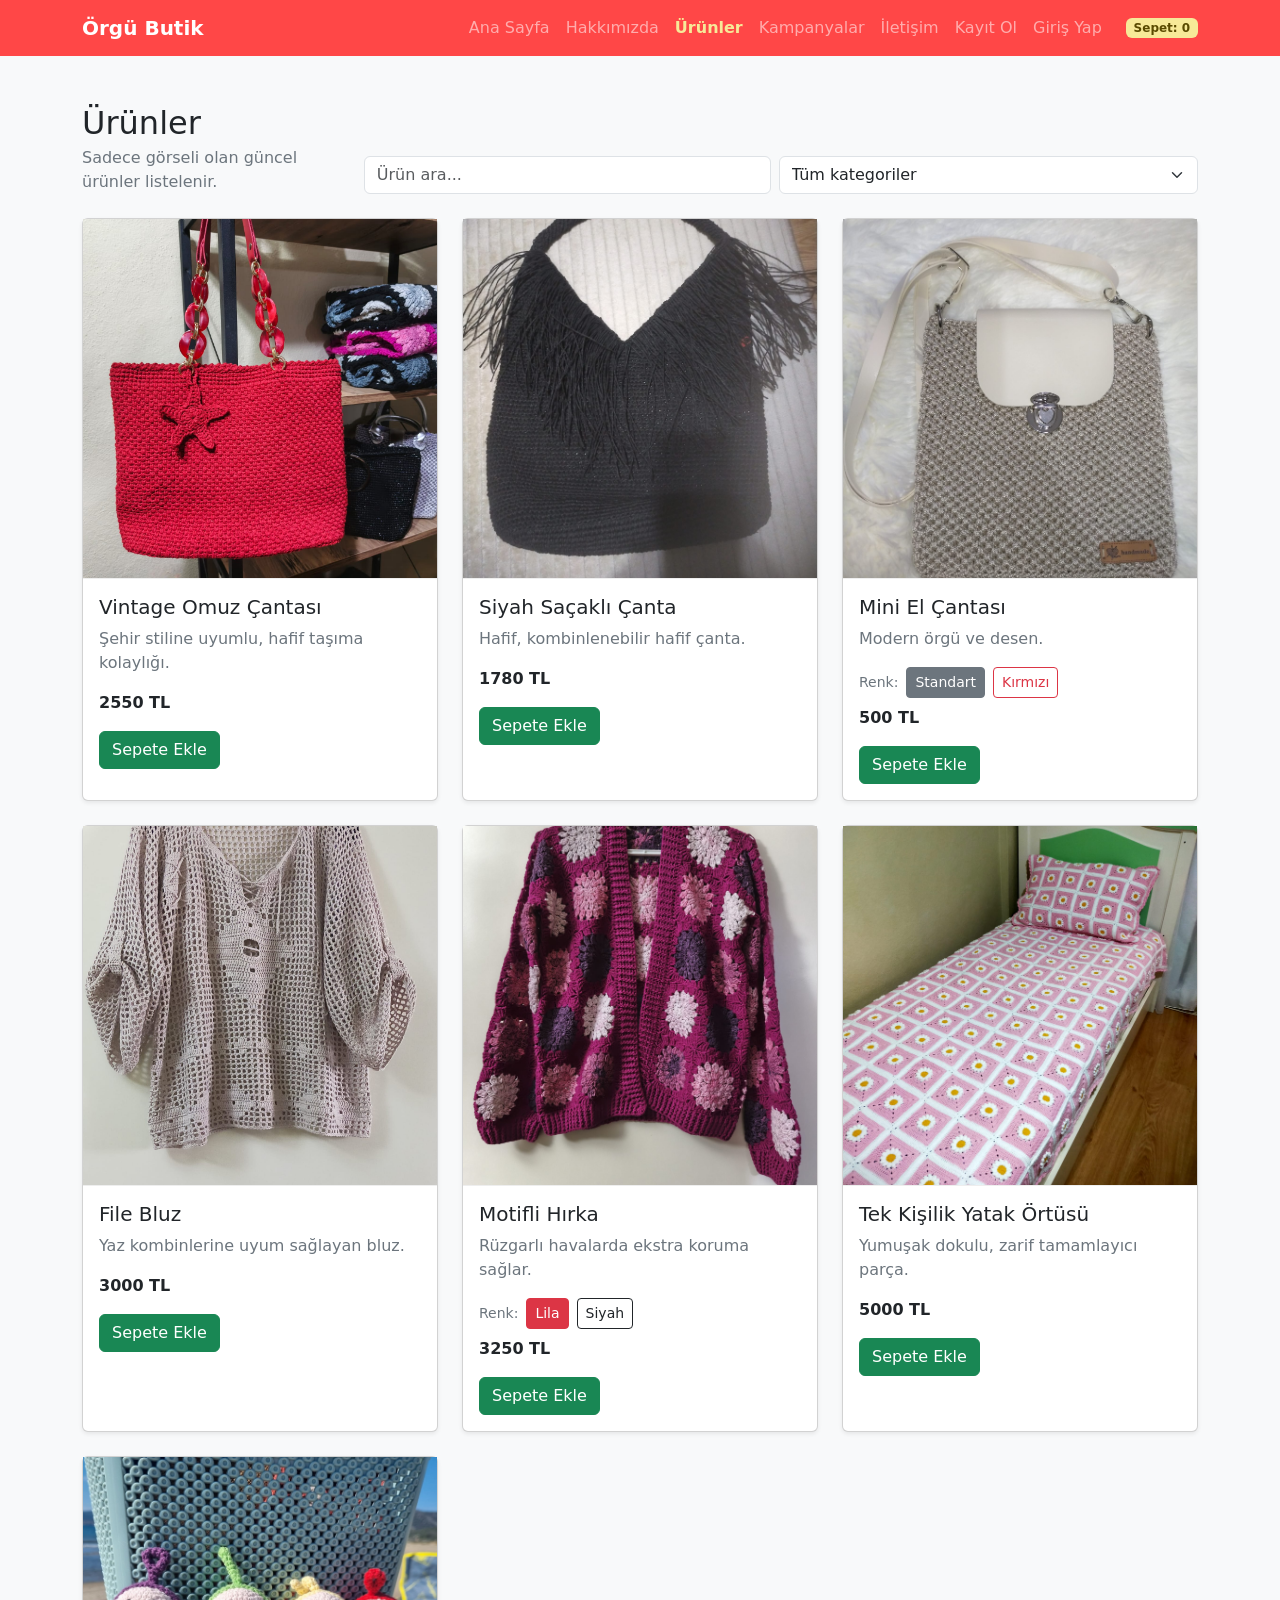
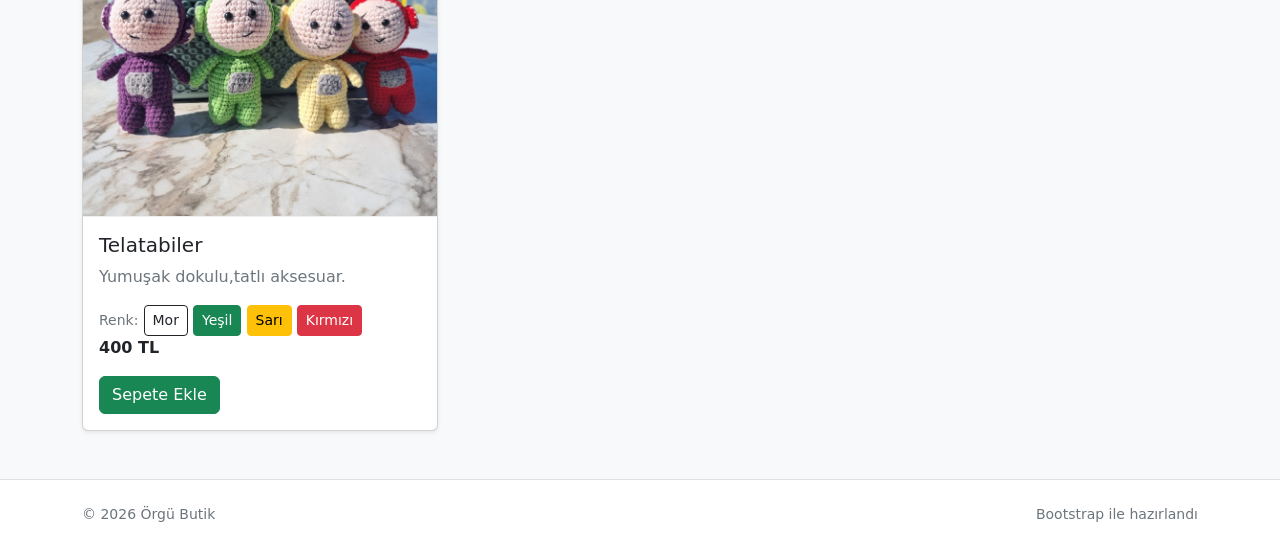
<file: knitting-shop/products.html>
﻿<!doctype html>
<html lang="tr">
<head>
  <meta charset="utf-8" />
  <meta name="viewport" content="width=device-width, initial-scale=1" />
  <title>Örgü Butik | Ürünler</title>
  <link href="https://cdn.jsdelivr.net/npm/bootstrap@5.3.3/dist/css/bootstrap.min.css" rel="stylesheet" />
  <link href="theme.css" rel="stylesheet" />
</head>
<body class="bg-light">
  <nav class="navbar navbar-expand-lg navbar-dark bg-success">
    <div class="container">
      <a class="navbar-brand fw-bold" href="index.html">Örgü Butik</a>
      <button class="navbar-toggler" type="button" data-bs-toggle="collapse" data-bs-target="#mainNav" aria-controls="mainNav" aria-expanded="false" aria-label="Menüyü aç">
      </button>
      <div class="collapse navbar-collapse" id="mainNav">
        <ul class="navbar-nav ms-auto mb-2 mb-lg-0">
          <li class="nav-item"><a class="nav-link" data-nav href="index.html">Ana Sayfa</a></li>
          <li class="nav-item"><a class="nav-link" data-nav href="about.html">Hakkımızda</a></li>
          <li class="nav-item"><a class="nav-link" data-nav href="products.html">Ürünler</a></li>
          <li class="nav-item"><a class="nav-link" data-nav href="campaigns.html">Kampanyalar</a></li>
          <li class="nav-item"><a class="nav-link" data-nav href="contact.html">İletişim</a></li>
          <li class="nav-item"><a class="nav-link" data-nav href="register.html">Kayıt Ol</a></li>
          <li class="nav-item"><a class="nav-link" data-nav href="login.html">Giriş Yap</a></li>          
        </ul>
        <a class="badge text-bg-warning ms-lg-3 text-decoration-none" href="cart.html" title="Sepete git">Sepet: <span data-cart-count>0</span></a>
      </div>
    </div>
  </nav>

  <main class="container py-5">
    <div class="d-flex flex-column flex-lg-row justify-content-between align-items-lg-end gap-3 mb-4">
      <div>
        <h1 class="h2 mb-1">Ürünler</h1>
        <p class="text-secondary mb-0">Sadece görseli olan güncel ürünler listelenir.</p>
      </div>
      <div class="d-flex gap-2 w-100 w-lg-auto">
        <input id="productSearch" class="form-control" type="search" placeholder="Ürün ara..." aria-label="Ürün ara" />
        <select id="categoryFilter" class="form-select" aria-label="Kategori seç">
          <option value="all">Tüm kategoriler</option>
          <option value="canta">Çanta</option>
          <option value="giyim">Giyim</option>
          <option value="aksesuar">Aksesuar</option>
        </select>
      </div>
    </div>

    <div class="row g-4">
      <div class="col-md-6 col-lg-4 product-card" data-name="Vintage Omuz Çantası" data-category="canta" data-image="img/urun-2.jpg">
        <div class="card h-100 shadow-sm">
          <img src="img/urun-2.jpg" class="product-image" alt="Vintage Omuz Çantası" />
          <div class="card-body">
            <h2 class="h5">Vintage Omuz Çantası</h2>
            <p class="text-secondary">Şehir stiline uyumlu, hafif taşıma kolaylığı.</p>
            <p class="fw-semibold mb-3">2550 TL</p>
            <button class="btn btn-success add-to-cart" type="button">Sepete Ekle</button>
          </div>
        </div>
      </div>

      <div class="col-md-6 col-lg-4 product-card" data-name="Siyah Tüllü Çanta" data-category="canta" data-image="img/urun-3.jpg">
        <div class="card h-100 shadow-sm">
          <img src="img/urun-3.jpg" class="product-image" alt="Siyah Tüllü Çanta" />
          <div class="card-body">
            <h2 class="h5">Siyah Saçaklı Çanta</h2>
            <p class="text-secondary">Hafif, kombinlenebilir hafif çanta.</p>
            <p class="fw-semibold mb-3">1780 TL</p>
            <button class="btn btn-success add-to-cart" type="button">Sepete Ekle</button>
          </div>
        </div>
      </div>

      <div class="col-md-6 col-lg-4 product-card" data-name="Mini El Çantası" data-category="canta" data-image="img/urun-4.jpg">
        <div class="card h-100 shadow-sm">
          <img src="img/urun-4.jpg" class="product-image" alt="Mini El Çantası" data-product-image />
          <div class="card-body">
            <h2 class="h5">Mini El Çantası</h2>
            <p class="text-secondary">Modern örgü ve desen.</p>
            <div class="d-flex align-items-center gap-2 mb-2">
              <small class="text-secondary">Renk:</small>
              <button type="button" class="btn btn-sm btn-outline-secondary color-option active" data-color-image="img/urun-4.jpg">Standart</button>
              <button type="button" class="btn btn-sm btn-outline-danger color-option" data-color-image="img/urun-12.jpg">Kırmızı</button>
            </div>
            <p class="fw-semibold mb-3">500 TL</p>
            <button class="btn btn-success add-to-cart" type="button">Sepete Ekle</button>
          </div>
        </div>
      </div>

      <div class="col-md-6 col-lg-4 product-card" data-name="File Bluz" data-category="giyim" data-image="img/urun-5.jpg">
        <div class="card h-100 shadow-sm">
          <img src="img/urun-5.jpg" class="product-image" alt="File Bluz" />
          <div class="card-body">
            <h2 class="h5">File Bluz</h2>
            <p class="text-secondary">Yaz kombinlerine uyum sağlayan bluz.</p>
            <p class="fw-semibold mb-3">3000 TL</p>
            <button class="btn btn-success add-to-cart" type="button">Sepete Ekle</button>
          </div>
        </div>
      </div>

      <div class="col-md-6 col-lg-4 product-card" data-name="Motifli Hırka" data-category="giyim" data-image="img/urun-6.jpg">
        <div class="card h-100 shadow-sm">
          <img src="img/urun-6.jpg" class="product-image" alt="Motifli Hırka" />
          <div class="card-body">
            <h2 class="h5">Motifli Hırka</h2>
            <p class="text-secondary">Rüzgarlı havalarda ekstra koruma sağlar.</p>
             <div class="d-flex align-items-center gap-2 mb-2">
              <small class="text-secondary">Renk:</small>
              <button type="button" class="btn btn-sm btn-outline-danger color-option active" data-color-image="img/urun-6.jpg">Lila</button>
              <button type="button" class="btn btn-sm btn-outline-dark color-option" data-color-image="img/urun-7.jpg">Siyah</button>
            </div>
            <p class="fw-semibold mb-3">3250 TL</p>
            <button class="btn btn-success add-to-cart" type="button">Sepete Ekle</button>
          </div>
        </div>
      </div>
      <div class="col-md-6 col-lg-4 product-card" data-name="Tek Kişilik Yatak Örtüsü" data-category="aksesuar" data-image="img/urun-8.jpg">
        <div class="card h-100 shadow-sm">
          <img src="img/urun-8.jpg" class="product-image" alt="Tek Kişilik Yatak Örtüsü" />
          <div class="card-body">
            <h2 class="h5">Tek Kişilik Yatak Örtüsü</h2>
            <p class="text-secondary">Yumuşak dokulu, zarif tamamlayıcı parça.</p>
            <p class="fw-semibold mb-3">5000 TL</p>
            <button class="btn btn-success add-to-cart" type="button">Sepete Ekle</button>
          </div>
        </div>
      </div>
      <div class="col-md-6 col-lg-4 product-card" data-name="Telatabiler" data-category="aksesuar" data-image="img/urun-9.jpg">
        <div class="card h-100 shadow-sm">
          <img src="img/urun-9.jpg" class="product-image" alt="Telatabiler" />
          <div class="card-body">
            <h2 class="h5">Telatabiler</h2>
            <p class="text-secondary">Yumuşak dokulu,tatlı aksesuar.</p>
              <small class="text-secondary">Renk:</small>
              <button type="button" class="btn btn-sm btn-outline color-option active">Mor</button>
              <button type="button" class="btn btn-sm btn-success color-option">Yeşil</button>
              <button type="button" class="btn btn-sm btn-warning color-option">Sarı</button>
              <button type="button" class="btn btn-sm btn-danger color-option">Kırmızı</button>
            <p class="fw-semibold mb-3">400 TL</p>
            <button class="btn btn-success add-to-cart" type="button">Sepete Ekle</button>
          </div>
        </div>
      </div>
    </div>
  </main>

  <footer class="py-4 border-top bg-white">
    <div class="container d-flex justify-content-between flex-wrap gap-2">
      <small class="text-secondary">&copy; <span data-year></span> Örgü Butik</small>
      <small class="text-secondary">Bootstrap ile hazırlandı</small>
    </div>
  </footer>

  <script src="https://cdn.jsdelivr.net/npm/bootstrap@5.3.3/dist/js/bootstrap.bundle.min.js"></script>
  <script src="cart.js"></script>
</body>
</html>
</file>
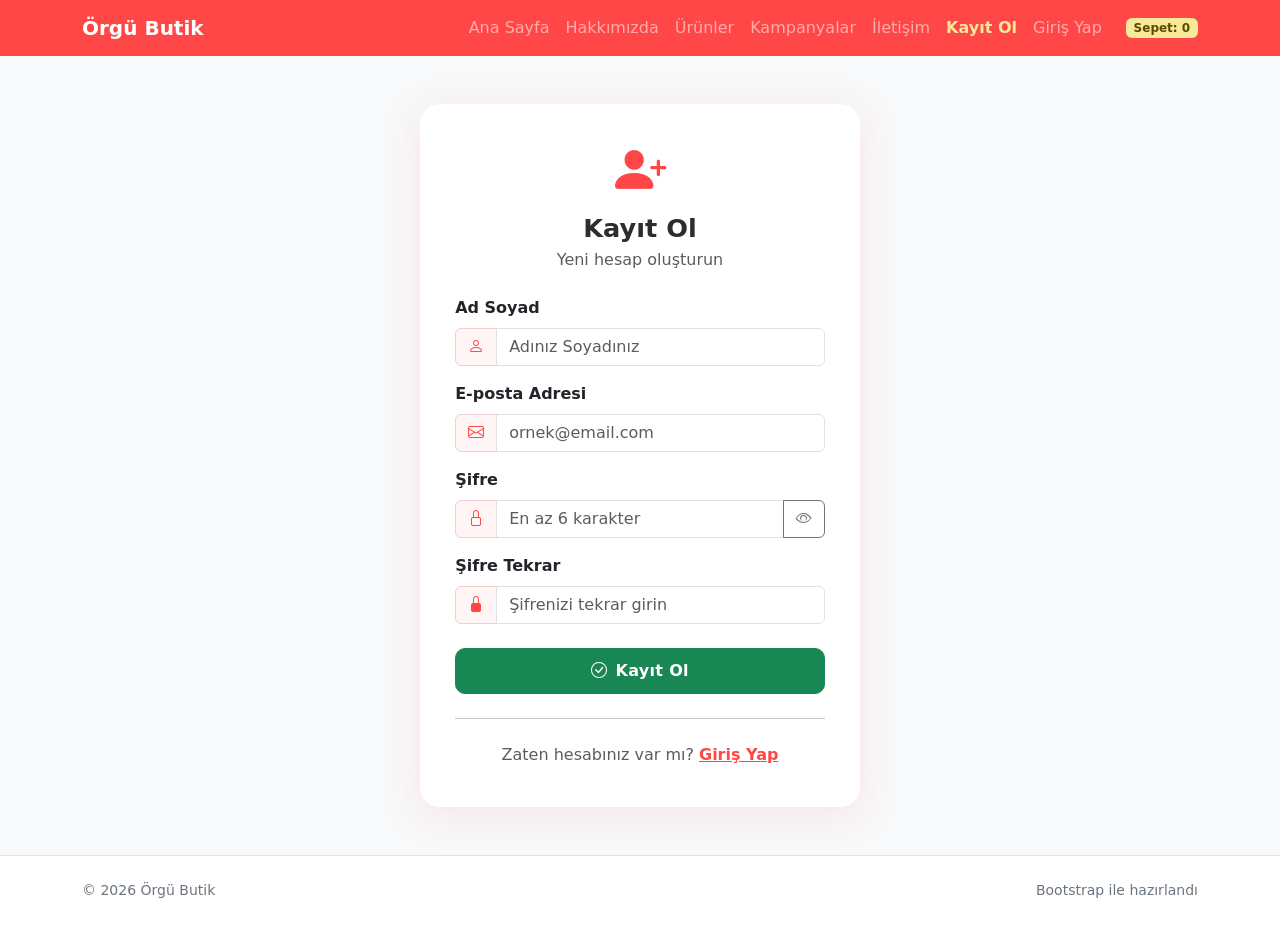
<file: knitting-shop/register.html>
<!DOCTYPE html>
<html lang="tr">
<head>
    <meta charset="UTF-8">
    <meta name="viewport" content="width=device-width, initial-scale=1.0">
    <title>Örgü Butik | Kayıt Ol</title>
    <link href="https://cdn.jsdelivr.net/npm/bootstrap@5.3.3/dist/css/bootstrap.min.css" rel="stylesheet" />
    <link href="https://cdn.jsdelivr.net/npm/bootstrap-icons@1.11.3/font/bootstrap-icons.min.css" rel="stylesheet" />
    <link href="theme.css" rel="stylesheet" />
</head>
<body class="bg-light">


  <nav class="navbar navbar-expand-lg navbar-dark bg-success">
    <div class="container">
      <a class="navbar-brand fw-bold" href="index.html">Örgü Butik</a>
      <button class="navbar-toggler" type="button" data-bs-toggle="collapse" data-bs-target="#mainNav" aria-controls="mainNav" aria-expanded="false" aria-label="Menüyü aç">
        <span class="navbar-toggler-icon"></span>
      </button>
      <div class="collapse navbar-collapse" id="mainNav">
        <ul class="navbar-nav ms-auto mb-2 mb-lg-0">
          <li class="nav-item"><a class="nav-link" data-nav href="index.html">Ana Sayfa</a></li>
          <li class="nav-item"><a class="nav-link" data-nav href="about.html">Hakkımızda</a></li>
          <li class="nav-item"><a class="nav-link" data-nav href="products.html">Ürünler</a></li>
          <li class="nav-item"><a class="nav-link" data-nav href="campaigns.html">Kampanyalar</a></li>
          <li class="nav-item"><a class="nav-link" data-nav href="contact.html">İletişim</a></li>
          <li class="nav-item"><a class="nav-link active" data-nav href="register.html">Kayıt Ol</a></li>
          <li class="nav-item"><a class="nav-link" data-nav href="login.html">Giriş Yap</a></li>
        </ul>
        <a class="badge text-bg-warning ms-lg-3 text-decoration-none" href="cart.html" title="Sepete git">Sepet: <span data-cart-count>0</span></a>
      </div>
    </div>
  </nav>


  <main class="d-flex align-items-center justify-content-center py-5">
    <div class="auth-card">
      <div class="text-center mb-4">
        <div class="auth-icon mb-3">
          <i class="bi bi-person-plus-fill"></i>
        </div>
        <h1 class="auth-title">Kayıt Ol</h1>
        <p class="text-muted">Yeni hesap oluşturun</p>
      </div>

      <form id="registerForm" novalidate>
        <div class="mb-3">
          <label for="registerName" class="form-label fw-semibold">Ad Soyad</label>
          <div class="input-group">
            <span class="input-group-text"><i class="bi bi-person"></i></span>
            <input type="text" class="form-control" id="registerName" placeholder="Adınız Soyadınız" required minlength="3" />
          </div>
          <div class="invalid-feedback">Ad Soyad en az 3 karakter olmalıdır.</div>
        </div>

        <div class="mb-3">
          <label for="registerEmail" class="form-label fw-semibold">E-posta Adresi</label>
          <div class="input-group">
            <span class="input-group-text"><i class="bi bi-envelope"></i></span>
            <input type="email" class="form-control" id="registerEmail" placeholder="ornek@email.com" required />
          </div>
          <div class="invalid-feedback">Lütfen geçerli bir e-posta adresi girin.</div>
        </div>

        <div class="mb-3">
          <label for="registerPassword" class="form-label fw-semibold">Şifre</label>
          <div class="input-group">
            <span class="input-group-text"><i class="bi bi-lock"></i></span>
            <input type="password" class="form-control" id="registerPassword" placeholder="En az 6 karakter" required minlength="6" />
            <button class="btn btn-outline-secondary" type="button" id="toggleRegisterPassword" tabindex="-1">
              <i class="bi bi-eye"></i>
            </button>
          </div>
          <div class="invalid-feedback">Şifre en az 6 karakter olmalıdır.</div>
        </div>

        <div class="mb-4">
          <label for="registerPasswordConfirm" class="form-label fw-semibold">Şifre Tekrar</label>
          <div class="input-group">
            <span class="input-group-text"><i class="bi bi-lock-fill"></i></span>
            <input type="password" class="form-control" id="registerPasswordConfirm" placeholder="Şifrenizi tekrar girin" required />
          </div>
          <div id="passwordMismatch" class="text-danger small mt-1 d-none">Şifreler eşleşmiyor.</div>
        </div>

        <div id="registerAlert" class="alert alert-danger d-none" role="alert"></div>
        <div id="registerSuccess" class="alert alert-success d-none" role="alert">Kayıt başarılı! Giriş sayfasına yönlendiriliyorsunuz...</div>

        <button type="submit" class="btn btn-success w-100 auth-btn">
          <i class="bi bi-check-circle me-2"></i>Kayıt Ol
        </button>
      </form>

      <hr class="my-4">
      <p class="text-center text-muted mb-0">
        Zaten hesabınız var mı? 
        <a href="login.html" class="fw-semibold auth-link">Giriş Yap</a>
      </p>
    </div>
  </main>


  <footer class="py-4 border-top bg-white">
    <div class="container d-flex justify-content-between flex-wrap gap-2">
      <small class="text-secondary">&copy; <span data-year></span> Örgü Butik</small>
      <small class="text-secondary">Bootstrap ile hazırlandı</small>
    </div>
  </footer>

  <script src="https://cdn.jsdelivr.net/npm/bootstrap@5.3.3/dist/js/bootstrap.bundle.min.js"></script>
  <script src="cart.js"></script>
  <script>

    document.querySelectorAll('[data-year]').forEach(el => el.textContent = new Date().getFullYear());


    document.querySelectorAll('[data-nav]').forEach(link => {
      if (link.href === location.href) link.classList.add('active');
    });


    document.getElementById('toggleRegisterPassword').addEventListener('click', function () {
      const input = document.getElementById('registerPassword');
      const icon = this.querySelector('i');
      if (input.type === 'password') {
        input.type = 'text';
        icon.classList.replace('bi-eye', 'bi-eye-slash');
      } else {
        input.type = 'password';
        icon.classList.replace('bi-eye-slash', 'bi-eye');
      }
    });


    document.getElementById('registerForm').addEventListener('submit', function (e) {
      e.preventDefault();
      const form = this;
      const alertEl = document.getElementById('registerAlert');
      const successEl = document.getElementById('registerSuccess');
      const mismatch = document.getElementById('passwordMismatch');

      form.classList.add('was-validated');

      const password = document.getElementById('registerPassword').value;
      const confirm = document.getElementById('registerPasswordConfirm').value;

      if (password !== confirm) {
        mismatch.classList.remove('d-none');
        return;
      } else {
        mismatch.classList.add('d-none');
      }

      if (!form.checkValidity()) return;

      const name = document.getElementById('registerName').value.trim();
      const email = document.getElementById('registerEmail').value.trim();


      const users = JSON.parse(localStorage.getItem('orgu_users') || '[]');
      if (users.find(u => u.email === email)) {
        alertEl.textContent = 'Bu e-posta adresi zaten kayıtlı.';
        alertEl.classList.remove('d-none');
        return;
      }


      users.push({ name, email, password });
      localStorage.setItem('orgu_users', JSON.stringify(users));

      alertEl.classList.add('d-none');
      successEl.classList.remove('d-none');
      setTimeout(() => { window.location.href = 'login.html'; }, 1800);
    });
  </script>
</body>
</html>
</file>
<file: knitting-shop/theme.css>
:root {
  --bs-success: #FF4747;
  --bs-success-rgb: 255, 71, 71;
  --bs-warning: #F7E998;
  --bs-warning-rgb: 247, 233, 152;
  --bs-success-bg-subtle: #ffe1e1;
  --bs-success-border-subtle: #ffbaba;
}

body {
  background-color: #fffdf5 !important;
  min-height: 100vh;
  display: flex;
  flex-direction: column;
}

main {
  flex: 1 0 auto;
}

.navbar.navbar-dark {
  background-color: #FF4747 !important;
}

.navbar .nav-link.active {
  color: #F7E998 !important;
  font-weight: 600;
}

.badge.text-bg-warning {
  color: #5a4a00 !important;
}

.btn-success {
  color: #ffffff !important;
}

.btn-outline-success {
  color: #FF4747 !important;
  border-color: #FF4747 !important;
}

.btn-outline-success:hover {
  background-color: #FF4747 !important;
  color: #ffffff !important;
}

.home-slide-image {
  height: 620px;
}

.home-slide-caption {
  background: rgba(0, 0, 0, 0.45);
  border-radius: 14px;
  padding: 10px 14px;
  left: 8%;
  right: 8%;
  bottom: 16px;
}

.home-slide-caption h2 {
  font-size: 1.2rem;
  font-weight: 700;
  margin-bottom: 4px;
}

.home-slide-caption p {
  margin-bottom: 0;
  font-size: 0.95rem;
}

.product-image {
  width: 100%;
  height: 360px;
  object-fit: cover;
  border-bottom: 1px solid #eee;
}

.cart-item-image {
  width: 72px;
  height: 72px;
  object-fit: cover;
  border-radius: 10px;
  border: 1px solid #ddd;
}

@media (max-width: 768px) {
  .home-slide-image {
    height: 360px;
  }

  .home-slide-caption {
    padding: 8px 10px;
    left: 6%;
    right: 6%;
    bottom: 12px;
  }

  .home-slide-caption h2 {
    font-size: 1rem;
  }

  .home-slide-caption p {
    font-size: 0.85rem;
  }

    .product-image {
    height: 230px;
  }
}

footer {
  margin-top: auto;
  background-color: #fff9df !important;
}

/* ── Auth (Login / Register) ── */
.auth-card {
  background: #ffffff;
  border-radius: 20px;
  box-shadow: 0 8px 40px rgba(255, 71, 71, 0.12);
  padding: 2.5rem 2.2rem;
  width: 100%;
  max-width: 440px;
  margin: 0 auto;
}

.auth-icon {
  font-size: 3.2rem;
  color: #FF4747;
  line-height: 1;
}

.auth-title {
  font-size: 1.6rem;
  font-weight: 700;
  color: #2d2d2d;
  margin-bottom: 0.25rem;
}

.auth-link {
  color: #FF4747 !important;
}

.auth-link:hover {
  color: #cc2020 !important;
}

.auth-btn {
  padding: 0.65rem;
  font-size: 1rem;
  font-weight: 600;
  border-radius: 10px;
  letter-spacing: 0.02em;
  transition: transform 0.15s, box-shadow 0.15s;
}

.auth-btn:hover {
  transform: translateY(-1px);
  box-shadow: 0 4px 16px rgba(255, 71, 71, 0.3);
}

.auth-card .input-group-text {
  background-color: #fff5f5;
  border-color: #f0d0d0;
  color: #FF4747;
}

.auth-card .form-control:focus {
  border-color: #FF4747;
  box-shadow: 0 0 0 0.2rem rgba(255, 71, 71, 0.15);
}

/* ── Dashboard ── */
.dash-welcome {
  background: #ffffff;
  border-radius: 16px;
  padding: 1.4rem 1.6rem;
  box-shadow: 0 4px 20px rgba(255, 71, 71, 0.08);
}

.dash-avatar {
  width: 52px;
  height: 52px;
  border-radius: 50%;
  background: #fff0f0;
  color: #FF4747;
  font-size: 1.8rem;
  display: flex;
  align-items: center;
  justify-content: center;
  flex-shrink: 0;
}

.dash-stat-card {
  background: #ffffff;
  border-radius: 16px;
  padding: 1.2rem 1rem;
  text-align: center;
  box-shadow: 0 4px 16px rgba(0,0,0,0.06);
  transition: transform 0.18s, box-shadow 0.18s;
}

.dash-stat-card:hover {
  transform: translateY(-3px);
  box-shadow: 0 8px 24px rgba(255, 71, 71, 0.12);
}

.dash-stat-icon {
  width: 44px;
  height: 44px;
  border-radius: 12px;
  font-size: 1.35rem;
  display: flex;
  align-items: center;
  justify-content: center;
  margin: 0 auto 0.5rem;
}

.dash-stat-value {
  font-size: 1.6rem;
  font-weight: 700;
  color: #2d2d2d;
  line-height: 1.1;
}

.dash-stat-label {
  font-size: 0.78rem;
  color: #888;
  margin-top: 2px;
}

.dash-panel {
  background: #ffffff;
  border-radius: 16px;
  padding: 1.4rem 1.4rem 0.8rem;
  box-shadow: 0 4px 16px rgba(0,0,0,0.06);
  height: 100%;
}

.dash-panel-title {
  font-size: 1rem;
  font-weight: 700;
  color: #2d2d2d;
  margin-bottom: 0.9rem;
}

.dash-info-row {
  display: flex;
  justify-content: space-between;
  align-items: center;
  padding: 0.65rem 0;
  border-bottom: 1px solid #f3f3f3;
  font-size: 0.9rem;
}

.dash-info-row:last-child { border-bottom: none; }

.dash-info-label { color: #888; }

.dash-info-val {
  font-weight: 600;
  color: #2d2d2d;
  max-width: 60%;
  text-align: right;
  word-break: break-all;
}
</file>
